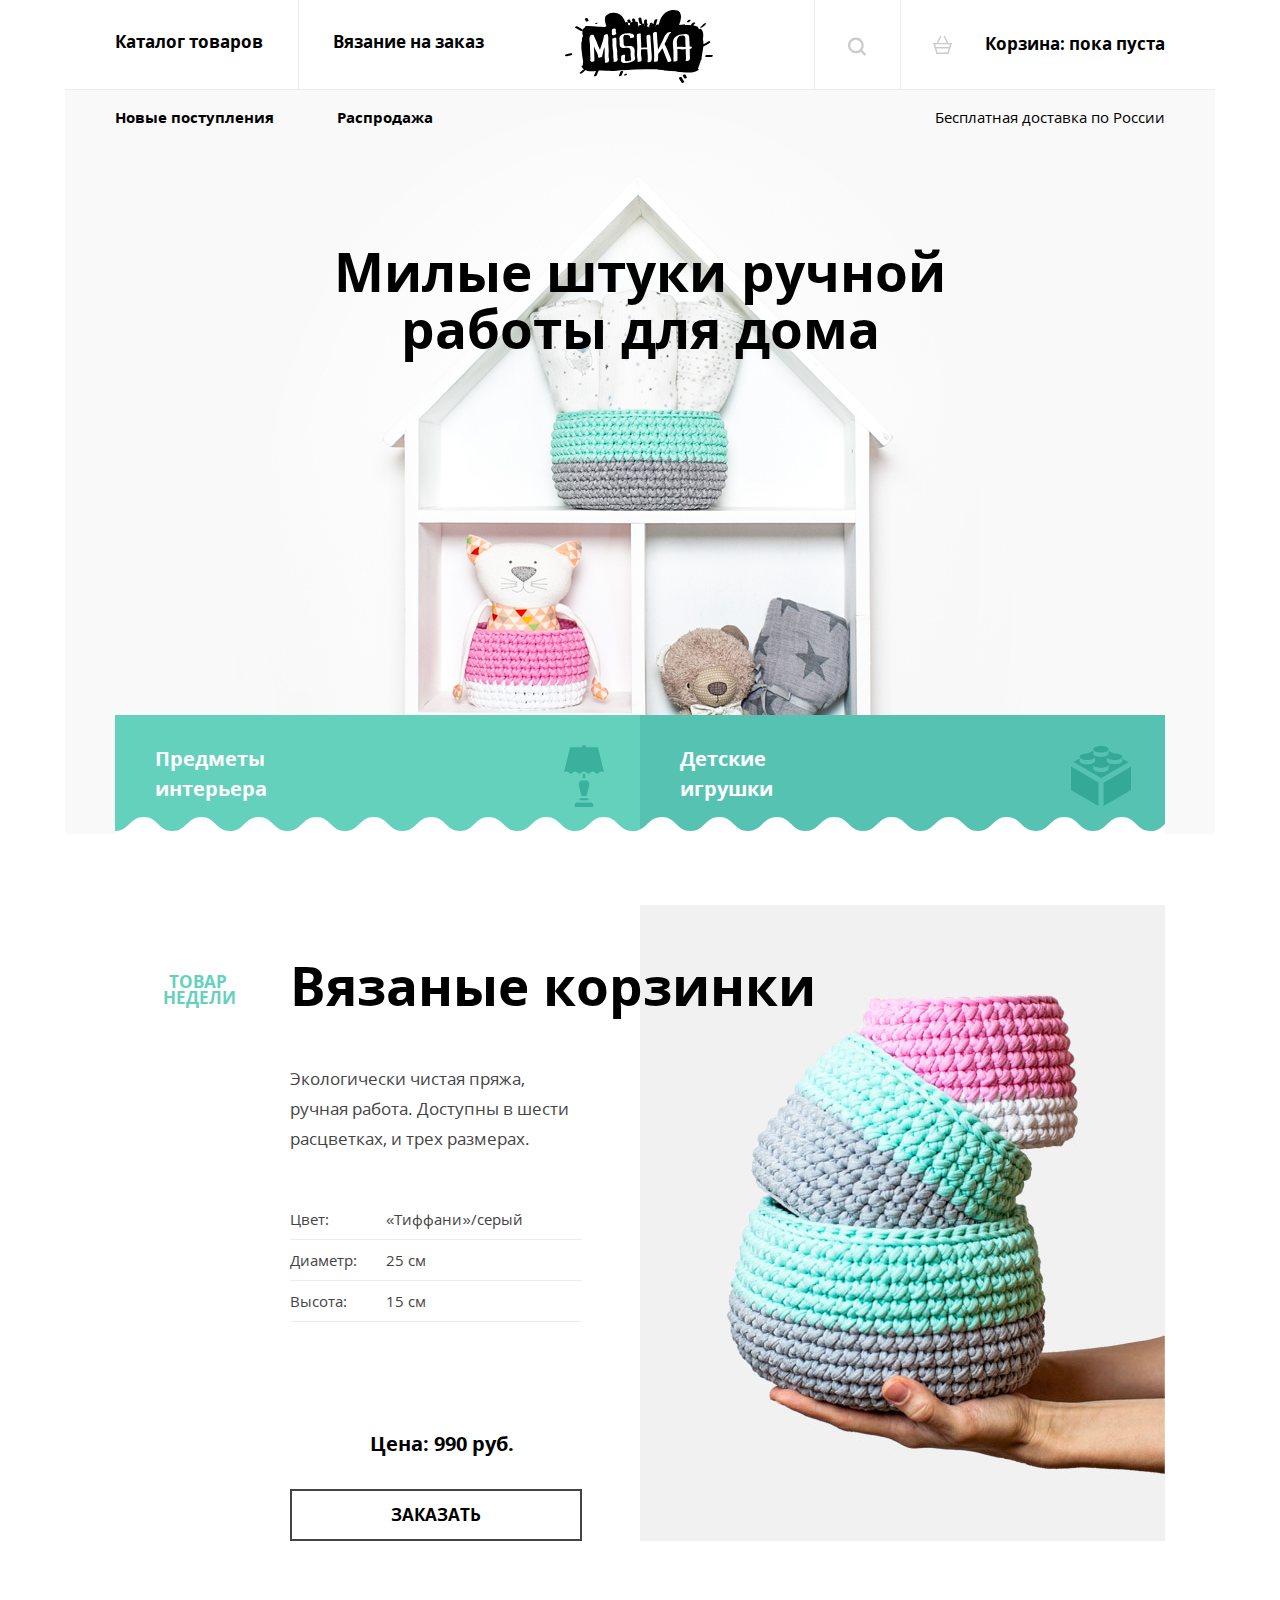
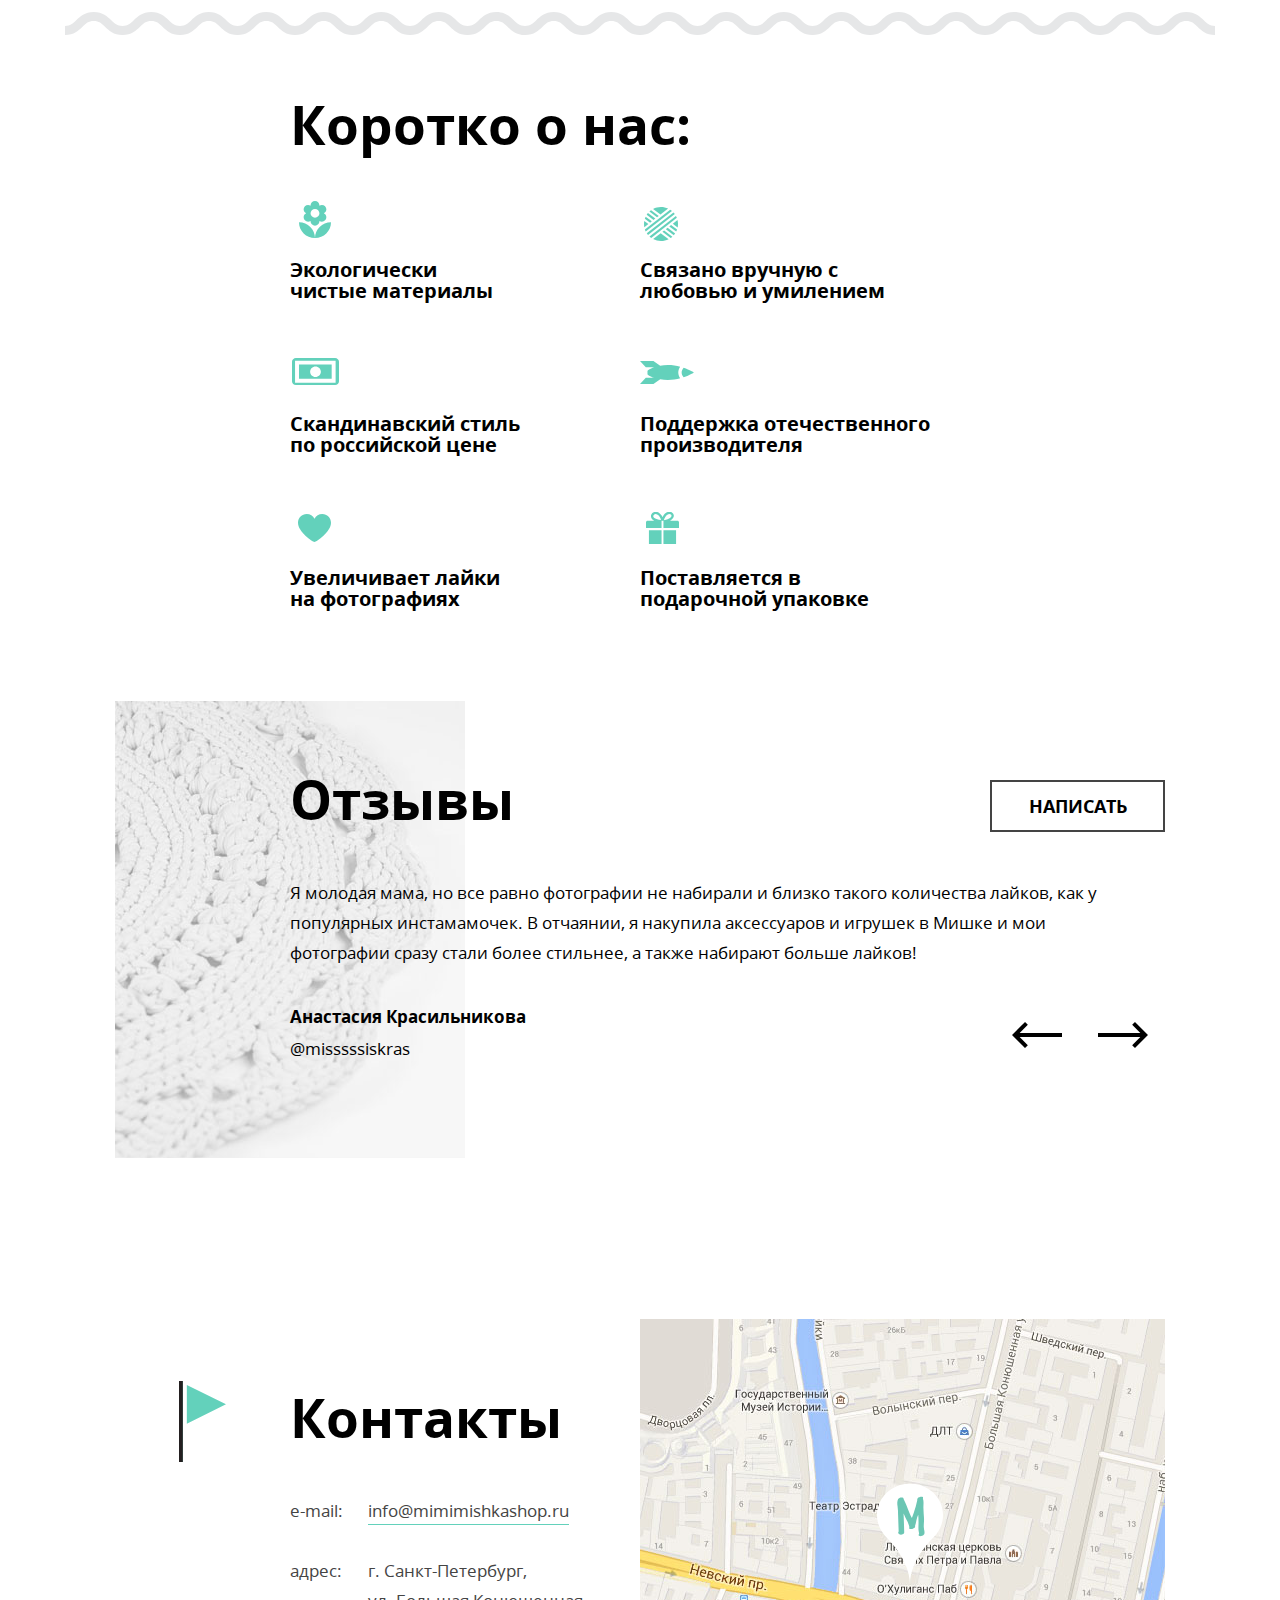
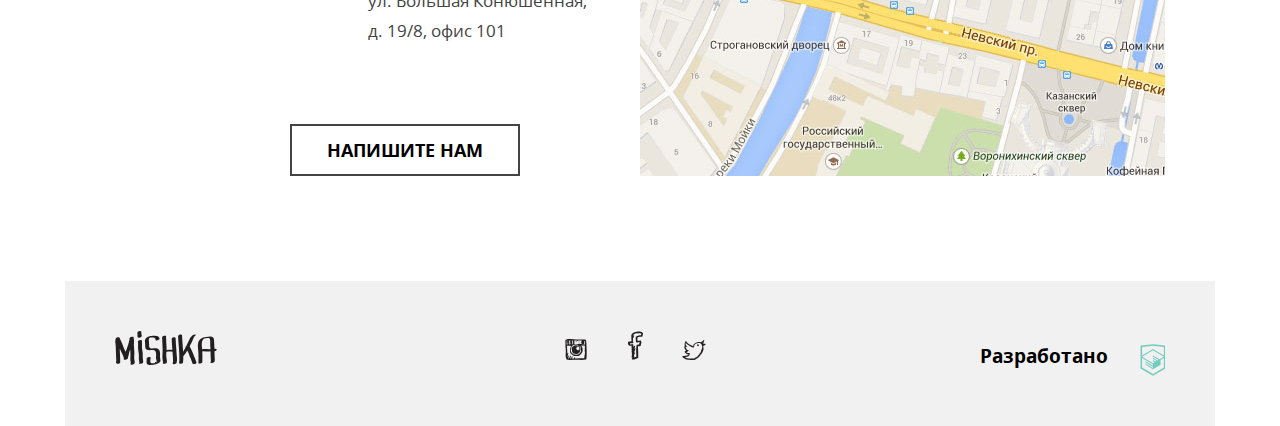
<file: index.html>
<!DOCTYPE html>
<html lang="ru">

<head>
    <meta charset="utf-8">
    <title>Интернет-магазин "Мишка"</title>
    <meta name="viewport" content="width=device-width,initial-scale=1">
    <link rel="stylesheet" href="css/style.min.css">
</head>

<body class="page-body">
    <header class="page-header">
        <h1 class="visually-hidden">Компания "Мишка" - красивые вещи для вашего дома</h1>
        <nav class="main-nav  main-nav--closed  main-nav--no-js">
            <div class="main-nav__wrapper-logo">
                <a class="main-nav__logo">
                    <picture>
                        <source media="(min-width: 1200px)" srcset="img/logo-desktop.svg">
                        <source media="(min-width: 768px)" srcset="img/logo-tablet.svg">
                        <img src="img/logo-mobile.svg" alt="Компания 'Мишка'">
                    </picture>

                </a>
                <button class="main-nav__toggle" type="button">Открыть меню</button>
            </div>
            <ul class="main-nav__items">
                <li class="main-nav__item  main-nav__item--menu"><a class="main-nav__link" href="catalog.html">Каталог товаров</a></li>
                <li class="main-nav__item  main-nav__item--menu"><a class="main-nav__link" href="form.html">Вязание на заказ</a></li>
            </ul>
            <ul class="main-nav__user-items">
                <li class="main-nav__item  main-nav__item--user  main-nav__item--search">
                    <a class="main-nav__user-link  main-nav__user-link--search" href="#">
                        <span class="main-nav__icon-search">
                            <svg width="18" height="19">
                                <use xlink:href="img/symbols.svg#icon-search"></use>
                            </svg>
                        </span> Поиск по сайту
                    </a>
                </li>
                <li class="main-nav__item  main-nav__item--user  main-nav__item--basket">
                    <a class="main-nav__user-link  main-nav__user-link--basket" href="#">
                        <span class="main-nav__icon-cart">
                            <svg width="21" height="18">
                                <use xlink:href="img/symbols.svg#icon-cart"></use>
                            </svg>
                        </span> Корзина:
                        <span class="main-nav__full">пока пуста</span>
                    </a>
                </li>
            </ul>
            <ul class="main-nav__sales">
                <li class="main-nav__item main-nav__item--sales"><a class="main-nav__link" href="#">Новые поступления</a></li>
                <li class="main-nav__item main-nav__item--sales"><a class="main-nav__link" href="#">Распродажа</a></li>
            </ul>
            <p class="main-nav__deliver">Бесплатная доставка по России</p>
        </nav>
    </header>
    <main class="page-main">
        <section class="products products--background">
            <h2 class="products__title ">Милые штуки ручной<br> работы для дома</h2>
            <p class="products__item"><a class="products__link  products__link--interior" href="#">Предметы<br> интерьера</a></p>
            <p class="products__item"><a class="products__link  products__link--toys" href="#">Детские<br> игрушки</a></p>
        </section>
        <section class="top-sale">
            <h2 class="top-sale__title">Вязаные корзинки</h2>
            <p class="top-sale__good-week">Товар недели</p>
            <div class="top-sale__wrapper">
                <p class="top-sale__desc">Экологически чистая пряжа, ручная работа. Доступны в шести расцветках, и трех размерах.</p>
                <table class="top-sale__attributes">
                    <tr>
                        <td>Цвет:</td>
                        <td>«Тиффани»/серый</td>
                    </tr>
                    <tr>
                        <td>Диаметр:</td>
                        <td>25 см</td>
                    </tr>
                    <tr>
                        <td>Высота:</td>
                        <td>15 см</td>
                    </tr>
                </table>
            </div>
            <div class="top-sale__preview">
                <picture>
                    <source media="(min-width: 1200px)" srcset="img/triple-set-desktop@1x.jpg, img/triple-set-desktop@2x.jpg 2x">
                    <source media="(min-width: 768px)" srcset="img/triple-set-tablet@1x.jpg, img/triple-set-tablet@2x.jpg 2x">
                    <img src="img/triple-set-mobile@1x.jpg" srcset="img/triple-set-mobile@2x.jpg 2x" alt="Вязаные корзинки">
                </picture>
            </div>
            <div class="top-sale__buy-wrapper">
                <p class="top-sale__price">Цена: <span class="top-sale__value">990 руб.</span></p>
                <a class="top-sale__submit  btn modal-call" href="#">Заказать</a>
            </div>

        </section>
        <section class="about">
            <div class="about__wrapper">
                <h2 class="about__title">Коротко о нас:</h2>
                <ul class="about__list">
                    <li class="about__item  about__item--ic-eco">Экологически<br> чистые материалы</li>
                    <li class="about__item  about__item--ic-money">Скандинавский стиль<br> по российской цене</li>
                    <li class="about__item  about__item--ic-heart">Увеличивает лайки<br> на фотографиях</li>
                    <li class="about__item  about__item--ic-ball">Связано вручную с<br> любовью и умилением</li>
                    <li class="about__item  about__item--ic-rocket">Поддержка отечественного<br> производителя</li>
                    <li class="about__item  about__item--ic-gift">Поставляется в<br> подарочной упаковке</li>
                </ul>
            </div>
            <article class="about__reviews reviews">
                <div class="reviews__wrapper">
                    <h3 class="reviews__title">Отзывы</h3>
                    <div class="reviews__items">
                        <blockquote class="reviews__item">
                            <p class="reviews__text">Я молодая мама, но все равно фотографии не набирали и близко такого количества лайков, как у популярных инстамамочек. В отчаянии, я накупила аксессуаров и игрушек в Мишке и мои фотографии сразу стали более стильнее, а также
                                набирают больше лайков!</p>
                            <cite class="reviews__name">Анастасия Красильникова</cite>
                            <p class="reviews__hash">@misssssiskras</p>
                        </blockquote>
                        <div class="reviews__buttons">
                            <button type="button" class="reviews__button reviews__button--prev">Предыдущий</button>
                            <button type="button" class="reviews__button reviews__button--next">Следующий</button>
                        </div>
                    </div>
                    <a href="#" class="reviews__write btn">Написать</a>
                </div>
            </article>
        </section>
        <section class="contacts">
            <div class="contacts__wrapper  contacts__wrapper--flag">
                <h2 class="contacts__title">Контакты</h2>
                <p class="contacts__email">e-mail:<a href="mailto:info@mimimishkashop.ru">info@mimimishkashop.ru</a></p>
                <p class="contacts__adress">адрес:<span class="contacts__text">г. Санкт-Петербург,<br>ул. Большая<br class="contacts__break"> Конюшенная,<br>д. 19/8, офис 101</span></p>
            </div>
            <div class="contacts__map contacts__map--cursor">
                <picture>
                    <source media="(min-width:1200px)" srcset="img/map-desktop@1x.jpg">
                    <source media="(min-width:768px)" srcset="img/map-tablet@1x.jpg">
                    <img src="img/map-mobile@1x.jpg" alt="Тут мы находимся">
                </picture>
            </div>
            <a href="#" class="contacts__write btn">Напишите нам</a>
        </section>
    </main>
    <footer class="page-footer">
        <a class="logo-footer" href="index.html">
            <svg class="logo-footer__img" width="102" height="34">
               <use xlink:href="img/symbols.svg#logo-footer"></use>
           </svg>
        </a>
        <ul class="social">
            <li class="social__item">
                <a href="#" class="social__link ">Instagram
                    <svg class="social__link-icon" width="22" height="21">
                        <use xlink:href="img/symbols.svg#icon-insta"></use>
                    </svg>
                </a>
            </li>
            <li class="social__item">
                <a href="#" class="social__link">Facebook
                    <svg class="social__link-icon" width="15" height="29">
                        <use xlink:href="img/symbols.svg#icon-fb"></use>
                     </svg>
                </a>
            </li>
            <li class="social__item">
                <a href="#" class="social__link">Twitter
                    <svg class="social__link-icon" width="24" height="20">
                        <use xlink:href="img/symbols.svg#icon-twitter"></use>
                    </svg>
                </a>
            </li>
        </ul>
        <a class="develop" href="https://htmlacademy.ru">
            <p class="develop__text">Разработано</p>
            <p class="develop__ico"></p>
        </a>
    </footer>
    <div class=" modal-cart ">
        <h2 class="modal-cart__title ">Добавить в корзину</h2>
        <p class="modal-cart__text ">Выберите размер:</p>
        <button class="modal-cart__size-btn modal-cart__size-btn--active " type="button">S</button>
        <button class="modal-cart__size-btn " type="button">M</button>
        <button class="modal-cart__size-btn " type="button">L</button>
        <button class="modal-cart__submit " type="submit">Добавить</button>
    </div>
    <div class="overlay "></div>
    <script src="js/script.min.js "></script>
</body>

</html>
</file>
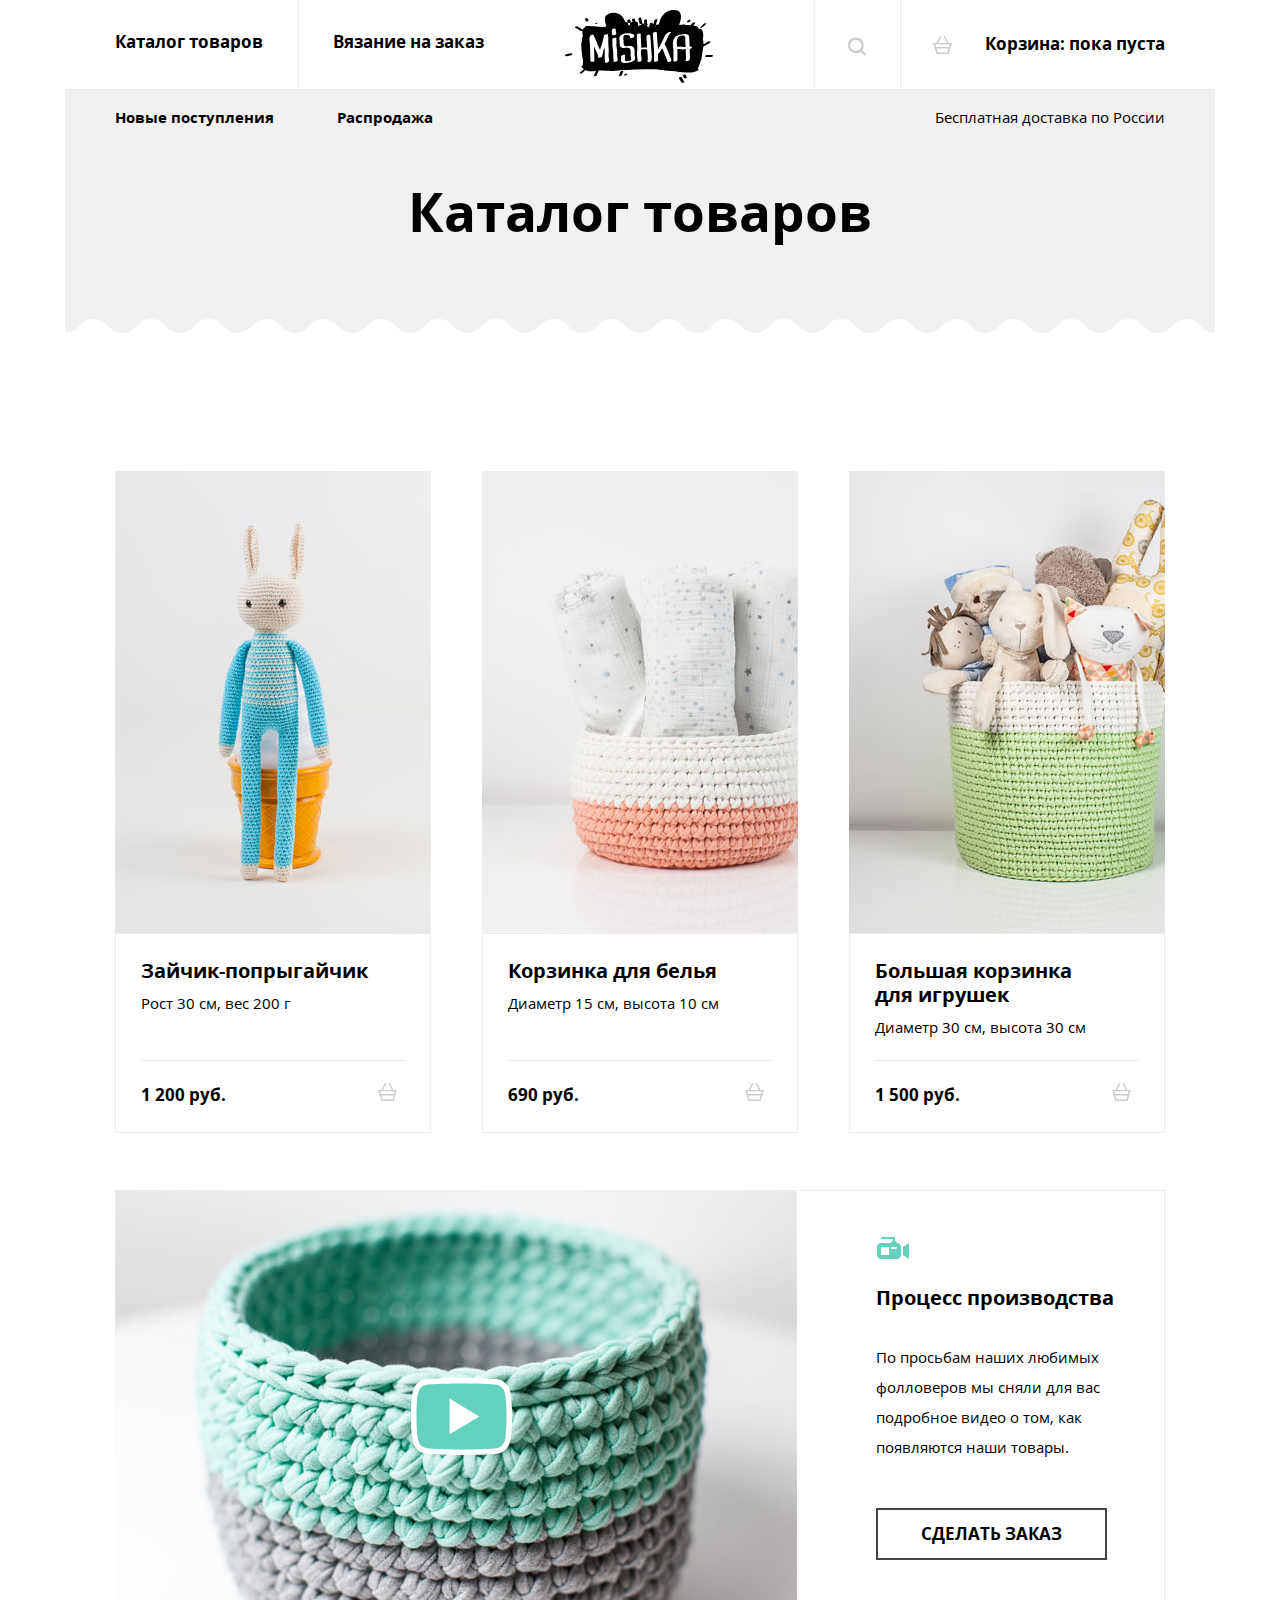
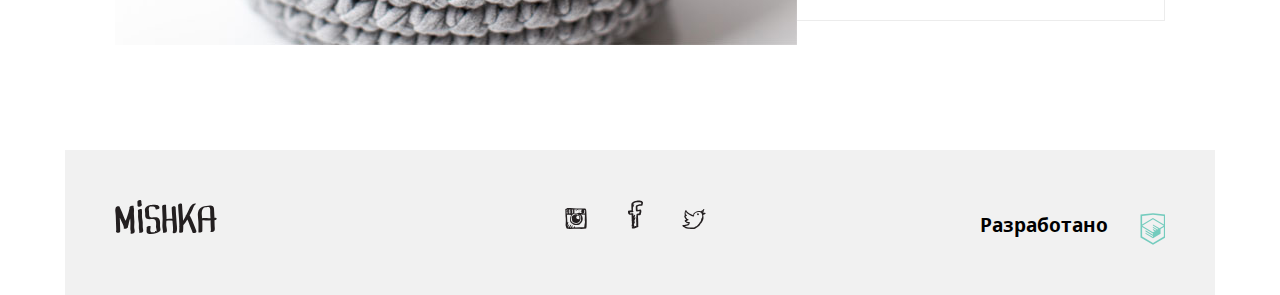
<file: catalog.html>
<!DOCTYPE html>
<html lang="ru">

<head>
    <title>HTML Academy: Мишка</title>
    <meta charset="UTF-8">
    <meta name="viewport" content="width=device-width,initial-scale=1">
    <link rel="stylesheet" href="css/style.min.css">
</head>

<body class="page-body">
    <header class="page-header">
        <h1 class="visually-hidden">Компания "Мишка" - красивые вещи для вашего дома</h1>
        <nav class="main-nav  main-nav--closed  main-nav--no-js">
            <div class="main-nav__wrapper-logo">
                <a class="main-nav__logo" href="index.html">
                    <picture>
                        <source media="(min-width: 1200px)" srcset="img/logo-desktop.svg">
                        <source media="(min-width: 768px)" srcset="img/logo-tablet.svg">
                        <img src="img/logo-mobile.svg" alt="Компания 'Мишка'">
                    </picture>
                </a>
                <button class="main-nav__toggle" type="button">Открыть меню</button>
            </div>
            <ul class="main-nav__items">
                <li class="main-nav__item  main-nav__item--menu"><a class="main-nav__link" href="catalog.html">Каталог товаров</a></li>
                <li class="main-nav__item  main-nav__item--menu"><a class="main-nav__link" href="form.html">Вязание на заказ</a></li>
            </ul>
            <ul class="main-nav__user-items">
                <li class="main-nav__item  main-nav__item--user  main-nav__item--search">
                    <a class="main-nav__user-link  main-nav__user-link--search" href="#">
                        <span class="main-nav__icon-search">
                            <svg width="18" height="19">
                                <use xlink:href="img/symbols.svg#icon-search"></use>
                            </svg>
                        </span> Поиск по сайту
                    </a>
                </li>
                <li class="main-nav__item  main-nav__item--user  main-nav__item--basket">
                    <a class="main-nav__user-link  main-nav__user-link--basket" href="#">
                        <span class="main-nav__icon-cart">
                            <svg width="21" height="18">
                                <use xlink:href="img/symbols.svg#icon-cart"></use>
                            </svg>
                        </span> Корзина:
                        <span class="main-nav__full">пока пуста</span>
                    </a>
                </li>
            </ul>
            <ul class="main-nav__sales">
                <li class="main-nav__item main-nav__item--sales"><a class="main-nav__link" href="#">Новые поступления</a></li>
                <li class="main-nav__item main-nav__item--sales"><a class="main-nav__link" href="#">Распродажа</a></li>
            </ul>
            <p class="main-nav__deliver">Бесплатная доставка по России</p>
        </nav>
    </header>
    <main class="page-main">
        <h1 class="page-main__title">Каталог товаров</h1>
        <section class="catalog">
            <article class="catalog__item">
                <a class="catalog__picture" href="#">
                    <picture>
                        <source media="(min-width:1200px)" srcset="img/photo-1-desktop@1x.jpg, img/photo-1-desktop@2x.jpg 2x">
                        <source media="(min-width:768px)" srcset="img/photo-1-tablet@1x.jpg, img/photo-1-tablet@2x.jpg 2x">
                        <img src="img/photo-1-mobile@1x.jpg" srcset="img/photo-1-mobile@2x.jpg 2x" alt="Зайчик-попрыгайчик">
                    </picture>
                </a>
                <div class="catalog__wrapper">
                    <a href="#" class="catalog__title">Зайчик-попрыгайчик</a>
                    <p class="catalog__attribute">Рост 30 см, вес 200 г</p>

                    <p class="catalog__price"><span class="catalog__value">1 200 руб.</span>
                        <a href="#" class="catalog__basket">
                            <svg width="21" height="18">
                                    <use xlink:href="img/symbols.svg#icon-cart"></use>
                                </svg>Корзина
                        </a>
                    </p>
                </div>
            </article>
            <article class="catalog__item">
                <a href="#" class="catalog__picture">
                    <picture>
                        <source media="(min-width:1200px)" srcset="img/photo-2-desktop@1x.jpg, img/photo-2-desktop@2x.jpg 2x">
                        <source media="(min-width:768px)" srcset="img/photo-2-tablet@1x.jpg, img/photo-2-tablet@2x.jpg 2x">
                        <img src="img/photo-2-mobile@1x.jpg" srcset="img/photo-2-mobile@2x.jpg 2x" alt="Корзина для белья">
                    </picture>
                </a>
                <div class="catalog__wrapper">
                    <a href="#" class="catalog__title">Корзинка для белья</a>
                    <p class="catalog__attribute">Диаметр 15 см, высота 10 см</p>

                    <p class="catalog__price"><span class="catalog__value">690 руб.</span>
                        <a href="" class="catalog__basket">
                            <svg width="21" height="18">
                                    <use xlink:href="img/symbols.svg#icon-cart"></use>
                                </svg> Корзина
                        </a>
                    </p>
                </div>
            </article>
            <article class="catalog__item">
                <a href="#" class="catalog__picture">
                    <picture>
                        <source media="(min-width:1200px)" srcset="img/photo-3-desktop@1x.jpg, img/photo-3-desktop@2x.jpg 2x">
                        <source media="(min-width:768px)" srcset="img/photo-3-tablet@1x.jpg, img/photo-3-tablet@2x.jpg 2x">
                        <img src="img/photo-3-mobile@1x.jpg" srcset="img/photo-3-mobile@2x.jpg 2x" alt="Большая корзинка для игрушек">
                    </picture>
                </a>
                <div class="catalog__wrapper">
                    <a href="#" class="catalog__title">Большая корзинка<br> для игрушек</a>
                    <p class="catalog__attribute catalog__attribute--long-title">Диаметр 30 см, высота 30 см</p>

                    <p class="catalog__price"><span class="catalog__value">1 500 руб.</span>
                        <a href="" class="catalog__basket">
                            <svg width="21" height="18">
                                    <use xlink:href="img/symbols.svg#icon-cart"></use>
                                </svg> Корзина
                        </a>
                    </p>
                </div>
            </article>
        </section>
        <section class="produce">
            <h2 class="produce__title produce__title--icon">Процесс производства</h2>
            <button class="produce__preview-play"></button>
            <p class="produce__preview">
                <picture>
                    <source media="(min-width:1200px)" srcset="img/video-desktop@1x.jpg, img/video-desktop@2x.jpg 2x">
                    <source media="(min-width:768px)" srcset="img/video-tablet@1x.jpg, img/video-tablet@2x.jpg 2x">
                    <img src="img/video-mobile@1x.jpg" alt="Здесь должно быть видео, но видимо что-то пошло не так">
                </picture>
            </p>
            <div class="produce__wrapper">
                <p class="produce__desc">По просьбам наших любимых фолловеров мы сняли для вас подробное видео о том, как появляются наши товары.</p>
                <a href="#" class="produce__button btn modal-call">Сделать заказ</a>
            </div>
        </section>
    </main>
    <footer class="page-footer">
        <a class="logo-footer" href="index.html">
            <svg class="logo-footer__img" width="102" height="34">
               <use xlink:href="img/symbols.svg#logo-footer"></use>
           </svg>
        </a>
        <ul class="social">
            <li class="social__item">
                <a href="#" class="social__link ">Instagram
                    <svg class="social__link-icon" width="22" height="21">
                        <use xlink:href="img/symbols.svg#icon-insta"></use>
                    </svg>
                </a>
            </li>
            <li class="social__item">
                <a href="#" class="social__link">Facebook
                    <svg class="social__link-icon" width="15" height="29">
                        <use xlink:href="img/symbols.svg#icon-fb"></use>
                     </svg>
                </a>
            </li>
            <li class="social__item">
                <a href="#" class="social__link">Twitter
                    <svg class="social__link-icon" width="24" height="20">
                        <use xlink:href="img/symbols.svg#icon-twitter"></use>
                    </svg>
                </a>
            </li>
        </ul>
        <a class="develop" href="https://htmlacademy.ru">
            <p class="develop__text">Разработано</p>
            <p class="develop__ico"></p>
        </a>
    </footer>
    <div class="modal-cart">
        <h2 class="modal-cart__title">Добавить в корзину</h2>
        <p class="modal-cart__text">Выберите размер:</p>
        <button class="modal-cart__size" type="button">S</button>
        <button class="modal-cart__size" type="button">M</button>
        <button class="modal-cart__size" type="button">L</button>
        <button class="modal-cart__submit">Добавить</button>
    </div>
    <div class="overlay"></div>
    <script src="js/script.min.js"></script>
</body>

</html>
</file>
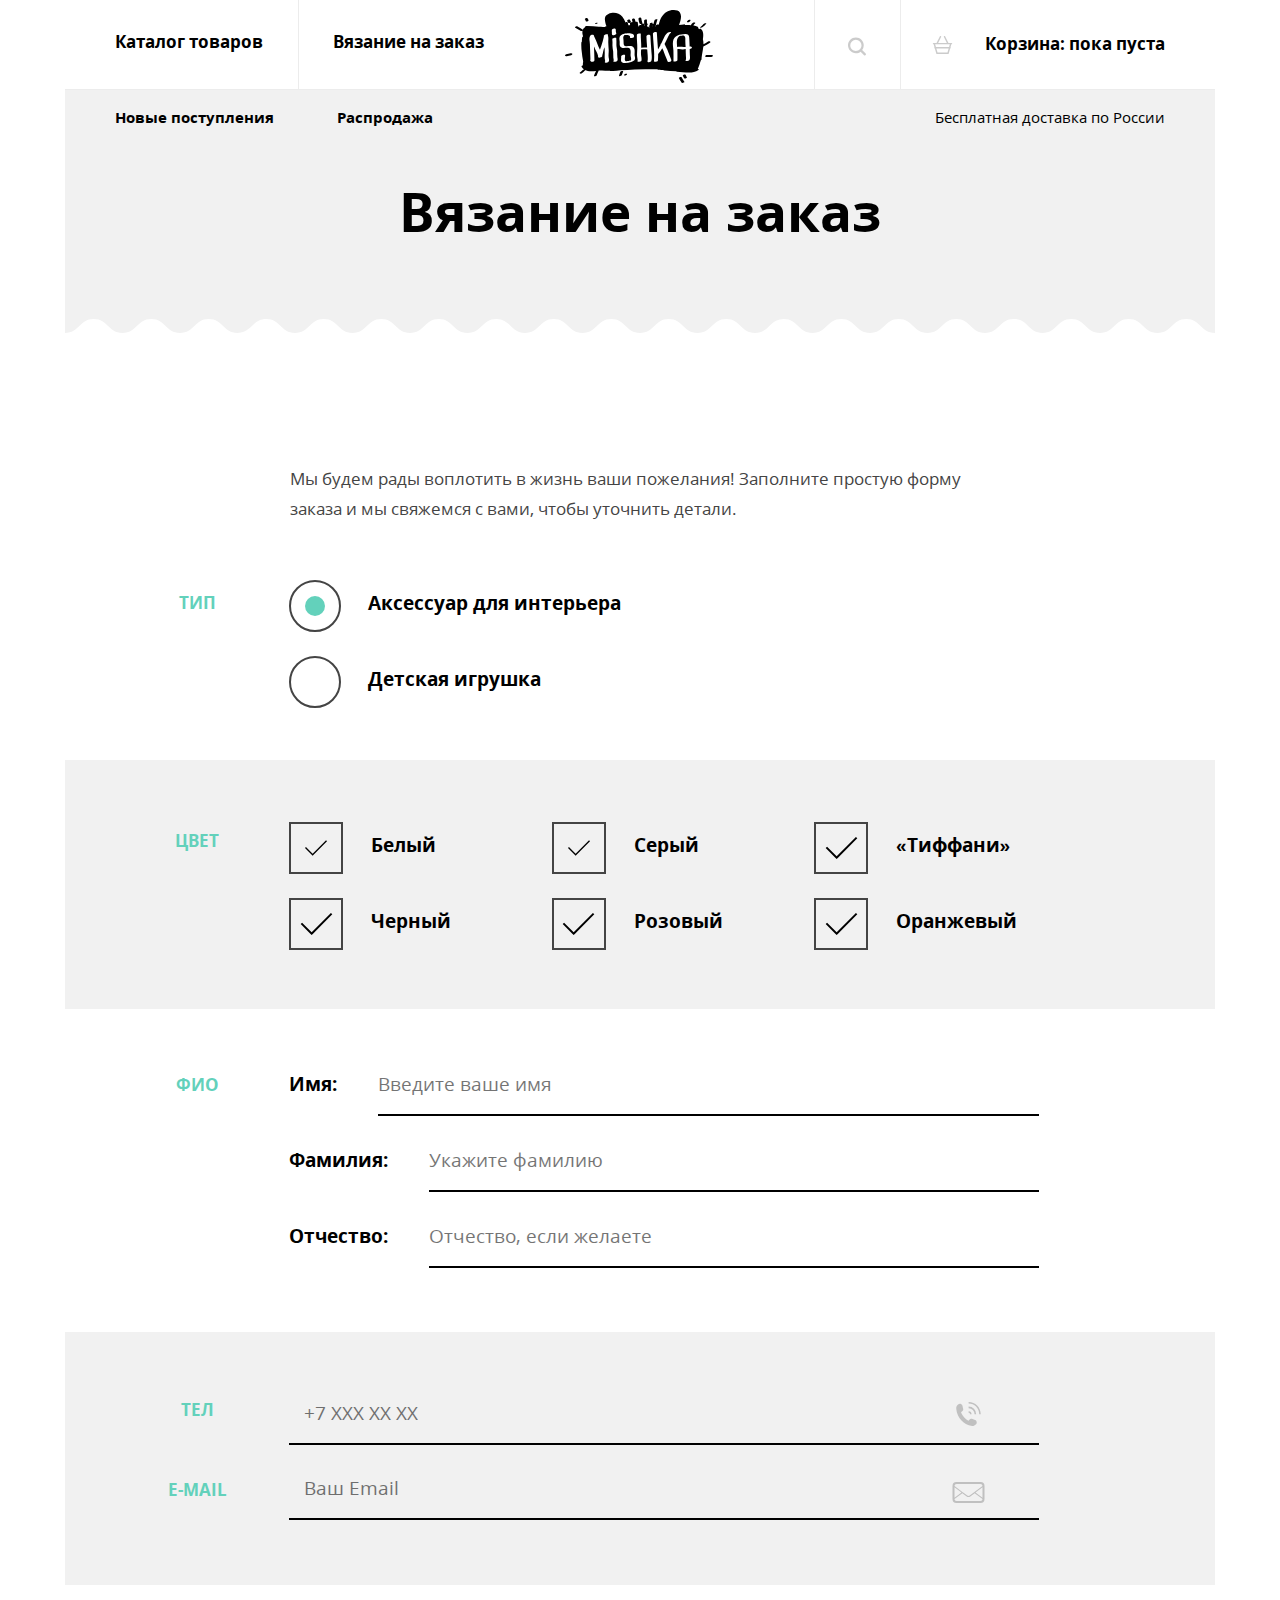
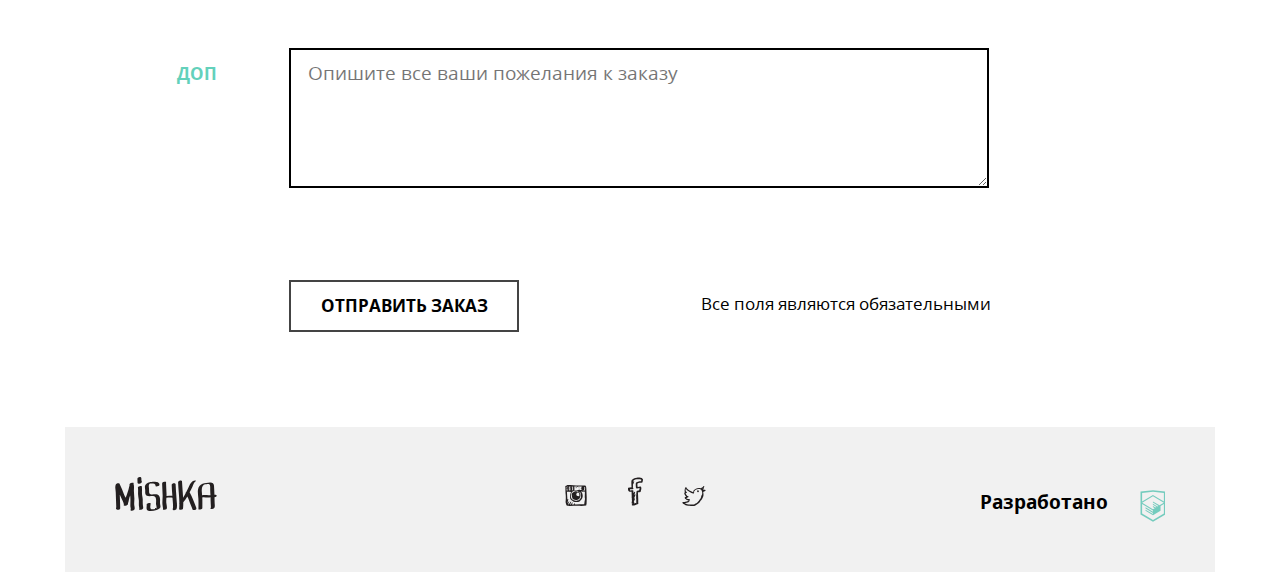
<file: form.html>
<!DOCTYPE html>
<html lang="ru">

<head>
    <title>HTML Academy: Мишка</title>
    <meta charset="UTF-8">
    <meta name="viewport" content="width=device-width,initial-scale=1">
    <link rel="stylesheet" href="css/style.min.css">
</head>

<body class="page-body">
    <header class="page-header">
        <h1 class="visually-hidden">Компания "Мишка" - красивые вещи для вашего дома</h1>
        <nav class="main-nav  main-nav--closed  main-nav--no-js">
            <div class="main-nav__wrapper-logo">
                <a class="main-nav__logo" href="index.html">
                    <picture>
                        <source media="(min-width: 1200px)" srcset="img/logo-desktop.svg">
                        <source media="(min-width: 768px)" srcset="img/logo-tablet.svg">
                        <img src="img/logo-mobile.svg" alt="Компания 'Мишка'">
                    </picture>

                </a>
                <button class="main-nav__toggle" type="button">Открыть меню</button>
            </div>
            <ul class="main-nav__items">
                <li class="main-nav__item  main-nav__item--menu"><a class="main-nav__link" href="catalog.html">Каталог товаров</a></li>
                <li class="main-nav__item  main-nav__item--menu"><a class="main-nav__link" href="form.html">Вязание на заказ</a></li>
            </ul>
            <ul class="main-nav__user-items">
                <li class="main-nav__item  main-nav__item--user  main-nav__item--search">
                    <a class="main-nav__user-link  main-nav__user-link--search" href="#">
                        <span class="main-nav__icon-search">
                            <svg width="18" height="19">
                                <use xlink:href="img/symbols.svg#icon-search"></use>
                            </svg>
                        </span> Поиск по сайту
                    </a>
                </li>
                <li class="main-nav__item  main-nav__item--user  main-nav__item--basket">
                    <a class="main-nav__user-link  main-nav__user-link--basket" href="#">
                        <span class="main-nav__icon-cart">
                            <svg width="21" height="18">
                                <use xlink:href="img/symbols.svg#icon-cart"></use>
                            </svg>
                        </span> Корзина:
                        <span class="main-nav__full">пока пуста</span>
                    </a>
                </li>
            </ul>
            <ul class="main-nav__sales">
                <li class="main-nav__item main-nav__item--sales"><a class="main-nav__link" href="#">Новые поступления</a></li>
                <li class="main-nav__item main-nav__item--sales"><a class="main-nav__link" href="#">Распродажа</a></li>
            </ul>
            <p class="main-nav__deliver">Бесплатная доставка по России</p>
        </nav>
    </header>
    <main class="page-main">
        <h1 class="page-main__title">Вязание на заказ</h1>
        <p class="page-main__desc">Мы будем рады воплотить в жизнь ваши пожелания! Заполните простую форму заказа и мы свяжемся с вами, чтобы уточнить детали.</p>
        <form action="#" class="page-main__form" method="GET">
            <section class="order-form">
                <fieldset class="order-form__wrapper  order-form__wrapper--type">
                    <legend class="order-form__title">Тип</legend>
                    <div class="order-form__inner-wrapper">
                        <input class="order-form__input  order-form__input--radio" type="radio" name="form-radio" id="form-radio-1" checked>
                        <label for="form-radio-1" class="order-form__label-radio">Аксессуар для интерьера</label>
                        <input class="order-form__input order-form__input--radio" type="radio" name="form-radio" id="form-radio-2">
                        <label for="form-radio-2" class="order-form__label-radio">Детская игрушка</label>
                    </div>
                </fieldset>
                <fieldset class="order-form__wrapper  order-form__wrapper--color order-form__wrapper--bg-grey">
                    <legend class="order-form__title">Цвет</legend>
                    <div class="order-form__inner-wrapper order-form__inner-wrapper--color">
                        <input class="order-form__input order-form__input--checkbox" type="checkbox" name="form-checkbox" id="form-checkbox1" checked>
                        <label for="form-checkbox1" class="order-form__checkbox-label">Белый</label>
                        <input class="order-form__input order-form__input--checkbox" type="checkbox" name="form-checkbox" id="form-checkbox2" checked>
                        <label for="form-checkbox2" class="order-form__checkbox-label">Серый</label>
                        <input class="order-form__input order-form__input--checkbox" type="checkbox" name="form-checkbox" id="form-checkbox3">
                        <label for="form-checkbox3" class="order-form__checkbox-label">«Тиффани»</label>
                        <input class="order-form__input order-form__input--checkbox" type="checkbox" name="form-checkbox" id="form-checkbox4">
                        <label for="form-checkbox4" class="order-form__checkbox-label">Черный</label>
                        <input class="order-form__input order-form__input--checkbox" type="checkbox" name="form-checkbox" id="form-checkbox5">
                        <label for="form-checkbox5" class="order-form__checkbox-label">Розовый</label>
                        <input class="order-form__input order-form__input--checkbox" type="checkbox" name="form-checkbox" id="form-checkbox6">
                        <label for="form-checkbox6" class="order-form__checkbox-label">Оранжевый</label>
                    </div>
                </fieldset>
                <fieldset class="order-form__wrapper  order-form__wrapper--name">
                    <legend class="order-form__title">ФИО</legend>
                    <div class="order-form__inner-wrapper order-form__inner-wrapper--name">
                        <label for="form-name2" class="order-form__name-label">Имя:</label>
                        <input type="text" name="name" id="form-name2" class="order-form__text-input" placeholder="Введите ваше имя" required>
                        <label for="form-name1" class="order-form__name-label">Фамилия:</label>
                        <input type="text" name="name" id="form-name1" class="order-form__text-input" placeholder="Укажите фамилию" required>
                        <label for="form-name3" class="order-form__name-label">Отчество:</label>
                        <input type="text" name="name" id="form-name3" class="order-form__text-input" placeholder="Отчество, если желаете">
                    </div>
                </fieldset>
                <fieldset class="order-form__wrapper  order-form__wrapper--tel order-form__wrapper--bg-grey">
                    <legend class="order-form__title">Тел</legend>
                    <div class="order-form__inner-wrapper  order-form__inner-wrapper--tel">
                        <input class="order-form__text-input order-form__text-input--tel" type="tel" name="tel" id="form-tel" placeholder="+7 ХХХ ХХ ХХ" required>
                        <label class="order-form__input-label  order-form__input-label--tel" for="form-tel">
                            <svg width="25" height="24">
                                <use xlink:href="img/symbols.svg#icon-phone"></use>
                            </svg>
                        </label>
                    </div>
                </fieldset>
                <fieldset class="order-form__wrapper  order-form__wrapper--email order-form__wrapper--bg-grey">
                    <legend class="order-form__title">E-mail</legend>
                    <div class="order-form__inner-wrapper  order-form__inner-wrapper--email">
                        <input class="order-form__text-input order-form__text-input--email" type="email" name="email" id="form-email" placeholder="Ваш Email" required>
                        <label class="order-form__input-label  order-form__input-label--email" for="form-email">
                            <svg width="45" height="32">
                                <use xlink:href="img/symbols.svg#icon-mail"></use>
                            </svg>
                        </label>
                    </div>
                </fieldset>
                <fieldset class="order-form__wrapper order-form__wrapper--add">
                    <legend class="order-form__title">Доп</legend>
                    <label class="order-form__input-label order-form__input-label--textarea" for="form-textarea"><textarea name="textarea" id="form-textarea" cols="30" rows="6" class="order-form__textarea" placeholder="Опишите все ваши пожелания к заказу" required></textarea></label>
                </fieldset>
                <p class="order-form__attention">Все поля являются обязательными</p>
                <button class="order-form__button btn" type="submit">Отправить заказ</button>
            </section>

        </form>
    </main>
    <footer class="page-footer">
        <a class="logo-footer" href="index.html">
            <svg class="logo-footer__img" width="102" height="34">
               <use xlink:href="img/symbols.svg#logo-footer"></use>
           </svg>
        </a>
        <ul class="social">
            <li class="social__item">
                <a href="#" class="social__link ">Instagram
                    <svg class="social__link-icon" width="22" height="21">
                        <use xlink:href="img/symbols.svg#icon-insta"></use>
                    </svg>
                </a>
            </li>
            <li class="social__item">
                <a href="#" class="social__link">Facebook
                    <svg class="social__link-icon" width="15" height="29">
                        <use xlink:href="img/symbols.svg#icon-fb"></use>
                     </svg>
                </a>
            </li>
            <li class="social__item">
                <a href="#" class="social__link">Twitter
                    <svg class="social__link-icon" width="24" height="20">
                        <use xlink:href="img/symbols.svg#icon-twitter"></use>
                    </svg>
                </a>
            </li>
        </ul>
        <a class="develop" href="https://htmlacademy.ru">
            <p class="develop__text">Разработано</p>
            <p class="develop__ico"></p>
        </a>
    </footer>
</body>

</html>
</file>
<file: css/style.min.css>
html{font-family:sans-serif;line-height:1.15;-ms-text-size-adjust:100%;-webkit-text-size-adjust:100%;box-sizing:border-box}body{margin:0}article,aside,details,figcaption,figure,footer,header,main,menu,nav,section,summary{display:block}audio,canvas,progress,video{display:inline-block}audio:not([controls]){display:none;height:0}progress,sub,sup{vertical-align:baseline}[hidden],template{display:none}a,mark{color:#000}a{-webkit-text-decoration-skip:objects;display:block;text-decoration:none;background-color:transparent}a:active,a:hover{outline-width:0}abbr[title]{border-bottom:none;text-decoration:underline dotted}b,strong{font-weight:bolder}dfn{font-style:italic}h1{font-size:2em}mark{background-color:#ff0}small{font-size:80%}sub,sup{font-size:75%;line-height:0;position:relative}sub{bottom:-.25em}sup{top:-.5em}img{border-style:none;vertical-align:top;max-width:100%;height:auto}svg:not(:root){overflow:hidden}code,kbd,pre,samp{font-family:monospace,monospace;font-size:1em}hr{box-sizing:content-box;height:0}button,input,optgroup,select,textarea{font:inherit;margin:0}optgroup{font-weight:700}button,hr,input{overflow:visible}button,select{text-transform:none}[type=reset],[type=submit],button,html [type=button]{-webkit-appearance:button}[type=button]::-moz-focus-inner,[type=reset]::-moz-focus-inner,[type=submit]::-moz-focus-inner,button::-moz-focus-inner{border-style:none;padding:0}[type=button]:-moz-focusring,[type=reset]:-moz-focusring,[type=submit]:-moz-focusring,button:-moz-focusring{outline:1px dotted ButtonText}fieldset{border:1px solid silver}legend{color:inherit;display:table;max-width:100%;white-space:normal}textarea{overflow:auto}[type=checkbox],[type=radio],legend{box-sizing:border-box;padding:0}[type=number]::-webkit-inner-spin-button,[type=number]::-webkit-outer-spin-button{height:auto}[type=search]{-webkit-appearance:textfield;outline-offset:-2px}[type=search]::-webkit-search-cancel-button,[type=search]::-webkit-search-decoration{-webkit-appearance:none}::-webkit-input-placeholder{color:inherit;opacity:.54}::-webkit-file-upload-button{-webkit-appearance:button;font:inherit}*,:after,:before{box-sizing:inherit}@font-face{font-weight:400;font-family:"Open Sans";font-style:normal;src:url(../fonts/opensans.woff) format("woff"),url(../fonts/opensans.woff2) format("woff2")}@font-face{font-weight:700;font-family:"Open Sans";font-style:normal;src:url(../fonts/opensansbold.woff) format("woff"),url(../fonts/opensansbold.woff2) format("woff2")}.page-body{position:relative;font-size:17px;line-height:24px;font-family:"Open Sans","Arial",sans-serif;font-weight:700}fieldset,h1,h2,h3,p,ul{margin:0;padding:0}li{list-style:none}.visually-hidden{display:none}.btn{padding:16px 17px;line-height:16px;text-transform:uppercase;border:2px solid #444;background:0 0;transition:all .3s ease-out}.btn:hover{color:#fff;background:#444}.btn:active{color:rgba(255,255,255,.3)}.form-check{position:relative;display:block;padding:14px 0 14px 64px}.page-header{width:320px;margin:0 auto}.page-footer{padding:23px 30px 24px;background:#f1f1f1}.page-footer,.page-main{width:320px;margin:0 auto}.page-main__title{padding:70px 30px 75px;font-size:27px;line-height:30px;text-align:center;background:#f1f1f1}.page-main__desc{padding:24px 30px;font-size:13px;font-weight:400;color:#444}.main-nav{position:relative}.main-nav::after{content:"";display:table;clear:both}.main-nav__wrapper-logo{padding:22px 21px 22px 30px;border:1px solid #ececec;border-left:none;border-right:none;font-size:0}.main-nav__logo{display:inline-block;vertical-align:top;width:88%;height:35px;padding-left:26px;text-align:center}.main-nav__logo:hover{opacity:.6}.main-nav__logo:active{opacity:.3}.main-nav__toggle{width:30px;height:30px;border:none;outline:none;background-color:#fff;background-image:url(../img/icon-menu-close.svg);background-position:50%;background-repeat:no-repeat;cursor:pointer}.main-nav__items{display:block;font-size:17px}.main-nav__items--closed{display:none}.main-nav__item{position:relative;border-bottom:1px solid #ececec}.main-nav__link{padding:27px 30px 27px 65px}.main-nav__link:hover{opacity:.6}.main-nav__link:active{opacity:.3}.main-nav__user-link{padding:32px 30px 33px 65px}.main-nav__icon-cart,.main-nav__icon-search{position:absolute;top:30px;left:30px;width:18px;height:19px;opacity:.2;transition:all .2s ease-out}.main-nav__icon-cart{width:21px;height:21px}.main-nav__icon-cart:hover,.main-nav__icon-search:hover{fill:#63d1bb;opacity:1}.main-nav__icon-cart:active,.main-nav__icon-search:active{opacity:.3}.main-nav__deliver,.main-nav__sales{display:none}.products{min-height:488px;padding:72px 0 0;margin-bottom:28px}.products--background{background-color:#eee;background-image:url(../img/hero-mobile@1x.jpg);background-position:50% -19px;background-repeat:no-repeat}.products__title{margin-bottom:120px;padding:0 30px;font-size:27px;line-height:30px;text-align:center}.products__link{position:relative;display:block;padding:27px 30px;min-height:103px;font-size:19px;color:#fff;transition:all .2s ease-out;box-sizing:border-box}.products__link:hover{padding-top:22px}.products__link:hover:after{opacity:.7}.products__link:active{color:rgba(255,255,255,.3)}.products__link:active:after{opacity:.3}.products__link::after{content:"";position:absolute;top:20px;right:26px;width:60px;height:65px;background-repeat:no-repeat;background-position:50%}.products__link--interior{background-color:#63d1bb}.products__link--interior::after{opacity:.5;background-image:url(../img/icon-interior.svg)}.products__link--toys{background-color:#56c3b2}.products__link--toys::after{opacity:.5;background-image:url(../img/icon-toy.svg)}.top-sale{position:relative;padding:0 30px 40px}.top-sale::after{content:"";display:table;clear:both}.top-sale__title{margin-bottom:5px;font-size:25px;line-height:30px}.top-sale__good-week{margin-bottom:25px;line-height:16px;color:#63d1bb;text-transform:uppercase}.top-sale__attributes,.top-sale__desc{margin-bottom:16px;font-size:15px;font-weight:400;color:#444}.top-sale__attributes{width:100%;margin-bottom:28px;line-height:20px;border-spacing:0}.top-sale__attributes td{padding:10px 29px 10px 0;border-bottom:1px solid #ececec}.top-sale__preview{width:260px;height:315px;margin-bottom:22px;background-color:#eee}.top-sale__price{margin-bottom:25px;text-align:center}.top-sale__submit{display:block;width:100%;text-align:center}.about{background-image:url(../img/bg-zigzag-line.svg);background-repeat:repeat-x;background-position:0 0;background-size:auto 7px}.about__wrapper{padding:30px 30px 0}.about__title{margin-bottom:25px;font-size:25px;line-height:30px}.about__item{position:relative;padding:55px 0 27px;line-height:21px}.about__item::before{content:"";position:absolute;top:0;left:0;width:50px;height:40px;background-position:50%;background-repeat:no-repeat}.about__item--ic-eco::before{background-image:url(../img/icon-feature-1.svg)}.about__item--ic-money::before{height:35px;background-image:url(../img/icon-feature-3.svg)}.about__item--ic-heart::before{background-image:url(../img/icon-feature-5.svg)}.about__item--ic-ball::before{width:42px;background-image:url(../img/icon-feature-2.svg)}.about__item--ic-rocket::before{left:-6px;width:55px;height:30px;background-image:url(../img/icon-feature-4.svg)}.about__item--ic-gift::before{width:45px;height:32px;background-image:url(../img/icon-feature-6.svg)}.about__reviews{margin-top:24px}.reviews{position:relative;padding:0 30px}.reviews__title{font-size:25px;line-height:30px}.reviews__items{font-size:0;margin-top:25px}.reviews__item{margin:0;font-size:15px;line-height:30px;font-weight:400}.reviews__name{display:block;margin-top:22px;font-size:18px;line-height:24px;font-weight:700;font-style:normal}.reviews__hash{margin-top:5px;margin-bottom:30px;font-size:18px;line-height:30px}.reviews__button{width:50%;padding:13px;border:1px solid #ececec;outline:none;transition:all .2s ease-out;background-color:transparent;background-position:50%;background-repeat:no-repeat}.reviews__button:hover{opacity:.6}.reviews__button:active{opacity:.3}.reviews__button--prev{border-right:none;background-image:url(../img/icon-left-arrow.svg)}.reviews__button--next{background-image:url(../img/icon-right-arrow.svg)}.reviews__write{display:block;margin-top:37px;width:100%;font-size:18px;font-weight:700;text-align:center}.contacts{padding:35px 0 39px}.contacts__wrapper{padding:0 30px}.contacts__title{margin-bottom:30px;font-size:18px;line-height:28px}.contacts__adress,.contacts__email{font-size:15px;line-height:30px;font-weight:400;color:#444}.contacts__email a{display:inline-block;margin-left:32px;padding-bottom:2px;font-size:15px;color:#444;border-bottom:1px solid #63d1bb}.contacts__email a:hover{color:#56c3b2;border-color:#56c3b2}.contacts__email a:active{opacity:.3}.contacts__adress{margin-top:30px}.contacts__adress::after{content:"";display:table;clear:both}.contacts__text{display:inline-block;vertical-align:top;margin-left:30px}.contacts__map{position:relative;width:320px;height:457px;margin-top:35px}.contacts__map--cursor::after{content:"";position:absolute;top:36%;left:38%;width:67px;height:100px;background-image:url(../img/icon-map-pin.svg);background-position:50%;background-repeat:no-repeat}.contacts__write{display:block;margin:38px 30px 0;font-size:18px;font-weight:700;text-align:center}.social{display:flex;flex-direction:row;justify-content:space-around;align-items:baseline;padding:0 42px 25px;font-size:0;text-align:center;border-bottom:1px solid #e5e5e5}.social__link{display:block;width:30px;height:30px;font-size:0}.social__link-icon{fill:#231f20;transition:all .2s ease-out}.social__link-icon:hover{fill:#56c3b2}.social__link-icon:active{opacity:.3}.catalog{display:flex;flex-direction:column;padding:30px}.catalog__item{margin-bottom:27px}.catalog__item:last-of-type{margin-bottom:0}.catalog__item:hover,.produce__preview-play:hover~.produce__wrapper{box-shadow:0 6px 10px rgba(0,0,0,.1)}.catalog__item:active,.produce__preview-play:active~.produce__wrapper{box-shadow:0 3px 5px rgba(0,0,0,.1)}.catalog__picture{width:260px;height:195px;background-color:#eee}.catalog__wrapper{padding:28px 30px;border:1px solid #ececec}.catalog__title:hover{opacity:.6}.catalog__title:active{opacity:.3}.catalog__attribute{margin-top:5px;margin-bottom:18px;font-size:13px;line-height:30px;font-weight:400}.catalog__price{display:flex;flex-direction:row;justify-content:space-between;margin-top:17px;padding-top:22px;font-size:15px;line-height:24px;border-top:1px solid #ececec}.catalog__value:hover{opacity:.6}.catalog__value:active{opacity:.3}.catalog__basket{width:21px;height:22px;font-size:0;opacity:.2}.catalog__basket:hover{fill:#63d1bb;opacity:1}.catalog__basket:active{opacity:.3}.produce{position:relative;padding:0 30px;margin-bottom:59px}.produce__title{position:relative;padding:22px 43px 25px 91px;font-size:17px;line-height:24px;border:1px solid #ececec;border-bottom:none}.produce__preview-play,.produce__title--icon::before{position:absolute;background-position:50%;background-repeat:no-repeat}.produce__title--icon::before{content:"";top:35px;left:34px;width:32px;height:22px;background-image:url(../img/icon-video.svg)}.produce__preview-play{top:135px;left:109px;width:102px;height:78px;background-color:transparent;background-image:url(../img/icon-play.svg);z-index:1;border:none;outline:none;transition:all .2s ease-out}.produce__preview-play:hover{transform:scale(1.2)}.produce__preview-play:active{transform:scale(.8);opacity:.3}.produce__wrapper{padding:27px 34px 32px;border:1px solid #ececec;border-top:none}.produce__preview{background-color:#eee}.produce__desc{margin-bottom:24px;font-size:13px;font-weight:400}.produce__button{padding:16px 23px}.order-form{padding:0 30px 55px}.order-form__input{display:none}.order-form__input[type=radio]:checked+.order-form__label-radio::before{background-color:#63d1bb;background-clip:content-box}.order-form__input[type=checkbox]:checked+.order-form__checkbox-label::before{background-image:url(../img/icon-tick.svg);background-repeat:no-repeat;background-position:50%;background-size:22px 16px}.order-form__wrapper{margin-bottom:25px;padding-top:22px;border:none;border-top:1px solid #63d1bb}.order-form__wrapper--color{margin-bottom:12px}.order-form__wrapper--name{margin-bottom:13px;padding-top:35px}.order-form__wrapper--tel{margin-bottom:16px;padding-top:9px}.order-form__wrapper--email{margin-bottom:11px;padding-top:10px}.order-form__wrapper--add{margin-bottom:13px;padding-top:32px}.order-form__inner-wrapper{display:flex;flex-flow:column wrap}.order-form__inner-wrapper--email,.order-form__inner-wrapper--tel{position:relative}.order-form__title{padding-right:27px;line-height:16px;color:#63d1bb;text-transform:uppercase}.order-form__checkbox-label{margin-bottom:15px}.order-form__checkbox-label::before,.order-form__label-radio::before{content:"";position:absolute;top:0;left:0;width:40px;height:39px;border:2px solid #444}.order-form__checkbox-label:hover::before{border-color:#63d1bb}.order-form__checkbox-label:active::before{border-color:#444;opacity:.3}.order-form__checkbox-label,.order-form__label-radio{position:relative;display:block;padding:14px 0 14px 64px;line-height:18px}.order-form__label-radio::before{width:39px;padding:10px;border-radius:50%}.order-form__label-radio:hover::before{border-color:#63d1bb}.order-form__label-radio:active::before{border-color:#444;opacity:.3}.order-form__name-label{line-height:18px}.order-form__text-input{width:100%;margin-bottom:23px;padding:13px 0 17px;line-height:18px;font-weight:400;border:none;border-bottom:2px solid;outline:none}.order-form__text-input:focus,.order-form__text-input:hover{border-color:#63d1bb}.order-form__text-input--error{border-color:#f0b1b1}.order-form__input-label{position:relative}.order-form__input-label--tel{position:absolute;top:6px;right:7px;width:25px;height:25px;opacity:.2}.order-form__input-label--email{position:absolute;top:14px;right:4px;width:32px;height:21px;opacity:.2}.order-form__text-input--email:focus+.order-form__input-label--email,.order-form__text-input--email:hover+.order-form__input-label--email,.order-form__text-input--tel:focus+.order-form__input-label--tel,.order-form__text-input--tel:hover+.order-form__input-label--tel{fill:#63d1bb;opacity:1}.order-form__textarea{width:100%;padding:14px 17px;line-height:18px;font-weight:400;border:2px solid;outline:none}.order-form__textarea:focus,.order-form__textarea:hover,.order-form__textarea:valid{border-color:#63d1bb}.order-form__textarea--error{border-color:#f0b1b1}.order-form__attention{margin-bottom:28px;font-size:13px;line-height:8px;font-weight:400}.order-form__button{width:100%}.develop{display:flex;flex-direction:row;justify-content:center;margin-top:13px;font-size:19px;line-height:18px;text-align:center}.develop:active{opacity:.3}.develop:hover .develop__ico{opacity:1}.develop__text{padding-top:6px}.develop__ico{width:41px;height:38px;margin-left:23px;font-size:0;opacity:.8;background-image:url(../img/htmlacademy.svg);background-position:-2px 50%;background-repeat:no-repeat;background-size:cover}.logo-footer,.modal-cart{display:none}.modal-cart{position:absolute;top:30%;left:50%;width:320px;margin-left:-160px;padding:35px 30px 40px;font-size:0;text-align:center;z-index:20;background-color:#fff;border:1px solid #c7c7c7;box-shadow:0 5px 10px rgba(0,1,1,.25)}.modal-cart--show{display:block}.modal-cart__title{margin-bottom:15px;padding:0 50px;font-size:25px;line-height:30px;text-transform:uppercase}.modal-cart__text{margin-bottom:25px;font-size:15px;line-height:30px;font-weight:400}.modal-cart__size-btn{display:inline-block;vertical-align:top;width:82px;margin-right:5px;padding-top:16px;padding-bottom:16px;font-size:17px;line-height:16px;text-align:center;color:#444;background-color:transparent;border:2px solid rgba(68,68,68,.1);outline:none;box-sizing:border-box}.modal-cart__size-btn--active{border-color:#63d1bb}.modal-cart__size-btn:nth-of-type(3){margin-right:0}.modal-cart__submit{display:block;margin-top:30px;width:100%;padding-top:18px;padding-bottom:16px;font-size:17px;line-height:16px;color:#fff;text-transform:uppercase;background-color:#63d1bb;border:none;outline:none}.overlay{position:fixed;top:0;left:0;display:none;width:100%;height:100%;background:rgba(255,255,255,.9);z-index:10}.overlay--show{display:block}@media (min-width:320px) and (-webkit-min-device-pixel-ratio:1.5),(min-width:320px) and (min-resolution:144dpi),(min-width:320px) and (min-resolution:1.5dppx){.products--background{background-image:url(../img/hero-mobile@2x.jpg);background-size:575px auto}}@media (min-width:768px){.page-footer,.page-header{width:768px}.page-footer{display:flex;flex-direction:row;justify-content:space-between;padding:50px 50px 47px}.page-main{width:768px}.page-main__title{padding:95px 50px 80px;font-size:43px;line-height:50px;background-image:url(../img/bg-zigzag-fill.svg);background-repeat:no-repeat;background-position:0 106%;background-size:auto 24px}.page-main__desc{padding-left:50px;padding-right:50px;margin-top:50px;font-size:17px;line-height:30px}.main-nav{display:flex;flex-direction:row;justify-content:space-between;padding:0 50px;border-bottom:1px solid #ececec}.main-nav__toggle{display:none}.main-nav__wrapper-logo{padding-top:20px;padding-left:0;border:none;flex-grow:1}.main-nav__logo{width:120px;padding:0;text-align:left}.main-nav__items{position:absolute;bottom:-41px;left:13px}.main-nav__items a{padding:0 0 0 35px}.main-nav__item{border:none}.main-nav__item--menu{display:inline-block;vertical-align:top;font-size:15px;border:none}.main-nav__item--user{display:inline-block;vertical-align:top;font-size:17px}.main-nav__item--search{font-size:0;border:1px solid #ececec;border-bottom:none;border-top:none}.main-nav__link{padding-top:30px;padding-bottom:35px}.main-nav__user-link--search{padding-right:20px}.main-nav__user-link--basket{padding-left:76px;padding-right:0}.main-nav__icon-cart{top:36px;left:27px}.main-nav__icon-search{top:37px;left:33px}.main-nav__deliver{position:absolute;right:50px;top:105px;display:block;font-size:15px;font-weight:400}.products{display:flex;flex-direction:row;flex-wrap:wrap;justify-content:center;margin-bottom:23px;padding:0 50px}.products--background{background-image:url(../img/hero-desktop@1x.jpg);background-position:50% 0}.products__title{margin-bottom:0;padding-top:153px;padding-bottom:372px;font-size:43px;line-height:50px}.products__item{width:334px}.products__link{padding-top:29px;padding-left:36px;padding-bottom:30px;min-height:119px;font-size:20px;line-height:30px;box-sizing:border-box;background-image:url(../img/bg-zigzag-fill.svg);background-repeat:repeat-x;background-position:0 102px}.products__link--interior::after{top:29px}.products__link--toys{background-position-x:-7px}.products__link--toys::after{top:28px;right:34px}.top-sale{padding-left:50px;padding-right:50px;padding-bottom:53px}.top-sale__title{float:left;margin-top:22px;margin-bottom:50px;margin-right:70px;font-size:43px;line-height:50px}.top-sale__good-week{float:left;width:70px;margin:30px 28px 0 72px;text-align:center}.top-sale__wrapper{width:292px}.top-sale__desc{font-size:17px;line-height:30px}.top-sale__preview{position:absolute;top:125px;right:50px;width:333px;height:404px}.top-sale__attributes{margin-top:35px;padding-right:10px}.top-sale__attributes td{padding-right:0}.top-sale__buy-wrapper{float:left;width:292px;margin-top:25px}.top-sale__price{margin-bottom:33px;font-size:20px;line-height:24px}.top-sale__submit{width:292px;margin-right:35px}.about{background-size:auto 17px}.about__wrapper{padding-left:50px;padding-right:50px}.about__title{margin-top:36px;margin-bottom:47px;font-size:43px;line-height:50px}.about__list{-moz-column-count:2;column-count:2;-moz-column-width:330px;column-width:330px;-moz-column-gap:0;column-gap:0}.about__item{display:inline-table;width:330px;padding:60px 0 53px;font-size:20px}.about__item:nth-child(n+4)::before{top:4px;left:0}.about__reviews{margin-top:30px}.reviews{padding-bottom:40px;background-image:url(../img/review@1x.jpg);background-position:0 0;background-repeat:no-repeat}.reviews__wrapper{padding:77px 17px 62px}.reviews__title{font-size:43px;line-height:50px}.reviews__items{padding-right:5px;margin-top:50px}.reviews__item{font-size:17px;line-height:30px}.reviews__name{margin-top:55px;font-size:17px}.reviews__hash{font-size:17px}.reviews__buttons{position:absolute;bottom:136px;right:66px;width:140px}.reviews__button{width:50px;margin-right:36px;border:none}.reviews__button:last-child,.social__item:last-child{margin-right:0}.reviews__write{position:absolute;top:42px;right:50px;width:175px}.contacts{padding-bottom:57px}.contacts__wrapper{padding-left:50px;padding-right:50px;position:relative}.contacts__wrapper::after{content:"";display:table;clear:both}.contacts__wrapper--flag::before{content:"";position:absolute;top:-15px;right:53px;width:47px;height:81px;background:url(../img/icon-flag.svg) no-repeat}.contacts__title{margin-top:25px;margin-bottom:50px;font-size:43px;line-height:50px}.contacts__adress,.contacts__email{float:left;font-size:17px;line-height:30px}.contacts__email a{display:inline;margin-left:25px;font-size:17px}.contacts__adress{margin-top:0;margin-left:50px}.contacts__text{margin-left:26px}.contacts__break{display:none}.contacts__map{width:auto;margin-top:55px;background-color:#eee}.contacts__map--cursor::after{left:45%}.contacts__write{width:230px;margin:55px auto 0}.social{justify-content:center;width:150px;padding:0;margin-left:73px;border:none}.social__item{margin-right:29px}.catalog{padding:80px 50px 50px}.catalog__item{display:flex;flex-direction:row;margin-bottom:55px}.catalog__picture{width:334px;height:334px}.catalog__wrapper{display:flex;flex-direction:column;justify-content:space-between;width:334px;padding:25px;border-left:none}.catalog__title{font-size:20px}.catalog__attribute{font-size:15px}.catalog__price{margin-top:auto;padding-left:5px;font-size:17px}.catalog__basket{margin-right:10px}.produce{position:relative;margin-bottom:64px;padding-top:455px;padding-left:50px;padding-right:50px}.produce__preview{position:absolute;top:0;left:50px;width:668px;height:455px}.produce__preview-play{top:200px;left:330px}.produce__title{padding:36px 43px 5px 105px;font-size:20px}.produce__title--icon::before{top:38px;left:41px}.produce__wrapper{padding-left:40px;padding-right:43px;padding-bottom:46px}.produce__desc{margin-bottom:35px;font-size:15px;line-height:30px}.produce__button{text-align:center}.order-form{padding:0 0 50px}.order-form::after{content:"";display:table;clear:both}.order-form__wrapper{padding-left:50px;padding-right:50px;border:none}.order-form__wrapper--bg-grey{background:#f1f1f1}.order-form__wrapper--type{padding-top:22px}.order-form__wrapper--color{padding-top:55px}.order-form__wrapper--name{padding-top:31px;padding-bottom:33px}.order-form__wrapper--tel{margin:0;padding-top:45px}.order-form__wrapper--email{padding-top:12px;padding-bottom:65px}.order-form__wrapper--add{padding-top:45px}.order-form__title{float:left;width:166px;margin-top:20px}.order-form__inner-wrapper{float:left;margin-top:10px}.order-form__inner-wrapper--color{flex-direction:row;justify-content:space-between;width:465px;padding-bottom:35px;margin-top:7px}.order-form__inner-wrapper--name{flex-direction:row;justify-content:flex-start;-ms-grid-row-align:baseline;align-items:baseline;width:500px;margin-top:6px}.order-form__inner-wrapper--email,.order-form__inner-wrapper--tel{flex-direction:row;margin-top:5px;width:500px}.order-form__checkbox-label,.order-form__label-radio{margin-bottom:30px;padding-left:79px;font-size:19px}.order-form__label-radio::before{width:52px;height:52px;padding:14px}.order-form__checkbox-label{width:200px;padding-left:82px}.order-form__checkbox-label::before{width:54px;height:52px}.order-form__input[type=checkbox]+.order-form__checkbox-label::before{background-image:url(../img/icon-tick.svg);background-repeat:no-repeat;background-position:50%;background-size:33px 22px}.order-form__name-label{font-size:19px}.order-form__input-label--tel{top:20px;right:58px}.order-form__input-label--email{top:15px;right:61px}.order-form__input-label--textarea{float:left;width:500px;padding-top:7px}.order-form__text-input{flex-basis:350px;flex-grow:1;margin-left:41px;margin-bottom:18px;font-size:19px}.order-form__text-input--email,.order-form__text-input--tel{margin-top:5px;margin-bottom:0;margin-left:0;padding-left:15px;background-color:transparent}.order-form__text-input--email{margin-top:0}.order-form__textarea{font-size:19px;line-height:18px}.order-form__attention{float:right;margin-top:43px;margin-bottom:0;margin-right:50px;font-size:17px;line-height:30px}.order-form__button{float:left;width:230px;margin-top:35px;margin-left:50px}.develop{width:185px;margin-top:0;padding-top:10px;justify-content:space-between}.develop__ico{width:29px}.logo-footer{display:block}.logo-footer__img{fill:#231f20;transition:all .2s ease-out}.logo-footer__img:hover{fill:#56c3b2}.logo-footer__img:active{opacity:.3}.modal-cart{top:41%;width:568px;margin-left:-284px;padding-left:109px;padding-right:109px}.modal-cart__title{padding:0}.modal-cart__size-btn{width:112px}}@media (min-width:768px) and (-webkit-min-device-pixel-ratio:1.5),(min-width:768px) and (min-resolution:144dpi),(min-width:768px) and (min-resolution:1.5dppx){.products--background{background-image:url(../img/hero-desktop@2x.jpg);background-size:1150px auto}.reviews{background-image:url(../img/review@2x.jpg);background-size:350px auto}}@media (min-width:1200px){.page-footer,.page-header,.page-main{width:1150px}.page-main__title{padding-top:93px;padding-bottom:100px;font-size:53px;line-height:57px;background-size:auto 34px}.page-main__desc{width:800px;margin:100px auto 0}.main-nav__wrapper-logo{flex-grow:0;margin-right:auto;margin-left:auto;padding-top:10px;padding-right:48px;order:2}.main-nav__logo{width:150px}.main-nav__items{position:static}.main-nav__item--menu a{padding:30px 30px 35px;font-size:17px}.main-nav__item--menu:first-of-type{border-right:1px solid #ececec}.main-nav__item--menu:first-of-type a{padding-left:0;padding-right:35px}.main-nav__item--basket{padding-right:0}.main-nav__item--sales{display:inline-block;vertical-align:top;margin-right:28px;font-size:15px}.main-nav__item--sales a{padding:0 0 0 35px}.main-nav__user-items{margin-left:0;order:3}.main-nav__sales{position:absolute;top:105px;left:15px;display:block;font-size:0}.main-nav__user-link--basket{padding-left:80px}.products{margin-bottom:26px}.products__title{font-size:53px;line-height:57px;padding-bottom:358px}.products__item{width:525px}.products__link{padding-left:40px}.top-sale{padding-bottom:71px}.top-sale__title{float:right;width:875px;margin-top:97px;margin-right:0;font-size:53px;line-height:57px}.top-sale__good-week{margin-top:114px;margin-left:48px}.top-sale__wrapper{margin-left:175px}.top-sale__preview{width:525px;height:636px;top:45px;z-index:-1}.top-sale__attributes{margin-top:45px;padding-right:0}.top-sale__buy-wrapper{float:left;width:292px;margin-top:82px;margin-left:175px}.top-sale__price{padding-left:80px;text-align:left}.about{padding:0 50px;background-size:auto 23px}.about__wrapper{padding-left:175px}.about__title{margin-top:54px;font-size:53px;line-height:57px}.about__list{width:700px}.about__item{padding-top:59px}.about__reviews{margin-top:39px}.reviews__wrapper{padding-top:70px;padding-left:145px;padding-right:0}.reviews__title{font-size:53px;line-height:57px}.reviews__name{margin-top:37px}.reviews__buttons{right:13px}.reviews__write{right:0}.contacts{margin-bottom:55px;padding:60px 50px 50px}.contacts::after{content:"";display:table;clear:both}.contacts__wrapper{float:left;width:475px;margin-top:108px;padding:0 0 0 175px}.contacts__wrapper--flag::before{top:17px;left:64px;right:0}.contacts__title{font-size:53px;line-height:57px}.contacts__adress{margin-top:30px;margin-left:0}.contacts__map{float:right;width:525px;height:457px;margin-top:63px}.contacts__map--cursor::after{left:45%}.contacts__write{float:left;margin:78px 0 0 175px}.catalog{flex-direction:row;justify-content:space-between;padding-top:131px;padding-bottom:57px}.catalog__item{flex-direction:column;margin-bottom:0}.catalog__picture{width:316px;height:462px}.catalog__wrapper{flex-grow:1;width:auto;border-left:1px solid #ececec}.catalog__price{padding-left:0}.catalog__basket{margin-right:7px}.produce{margin-bottom:105px;padding-top:0}.produce::after{content:"";display:table;clear:both}.produce__title{float:right;width:368px;padding-top:95px;padding-right:50px;padding-left:79px;border-left:none;border-top:1px solid #ececec}.produce__title--icon::before{top:46px;left:80px}.produce__preview{position:relative;left:0;float:left;width:682px;height:455px}.produce__preview-play{top:187px;left:345px}.produce__wrapper{float:right;width:368px;padding-bottom:60px;padding-left:79px;padding-right:57px;border-left:none}.produce__desc{margin-bottom:46px}.order-form{padding-bottom:95px}.order-form__title{margin-right:8px;padding-top:5px;padding-left:25px;text-align:center}.order-form__wrapper--type{margin-bottom:28px}.order-form__wrapper--color{padding-top:48px}.order-form__inner-wrapper{width:750px}.order-form__inner-wrapper--color{width:725px;margin-top:14px}.order-form__text-input{flex-basis:565px}.order-form__attention{margin-top:82px;margin-right:224px}.order-form__button{margin-top:73px;margin-left:224px}.order-form__input-label--textarea{width:700px}.develop__ico{margin-left:23px}.modal-cart{top:31%}}@media (max-width:767px){.main-nav--closed .main-nav__toggle{background-image:url(../img/icon-menu-open.svg)}.main-nav--closed .main-nav__items,.main-nav--closed .main-nav__user-items{display:none}.main-nav--opened .main-nav__items,.main-nav--opened .main-nav__user-items{display:block;background:#fff;position:absolute;top:81px;left:0;right:0;z-index:1}.main-nav__wrapper{background:#fff}.main-nav--opened .main-nav__user-items{top:239px}.main-nav--no-js .main-nav__items,.main-nav--no-js .main-nav__user-items{position:relative;display:block}}
</file>
